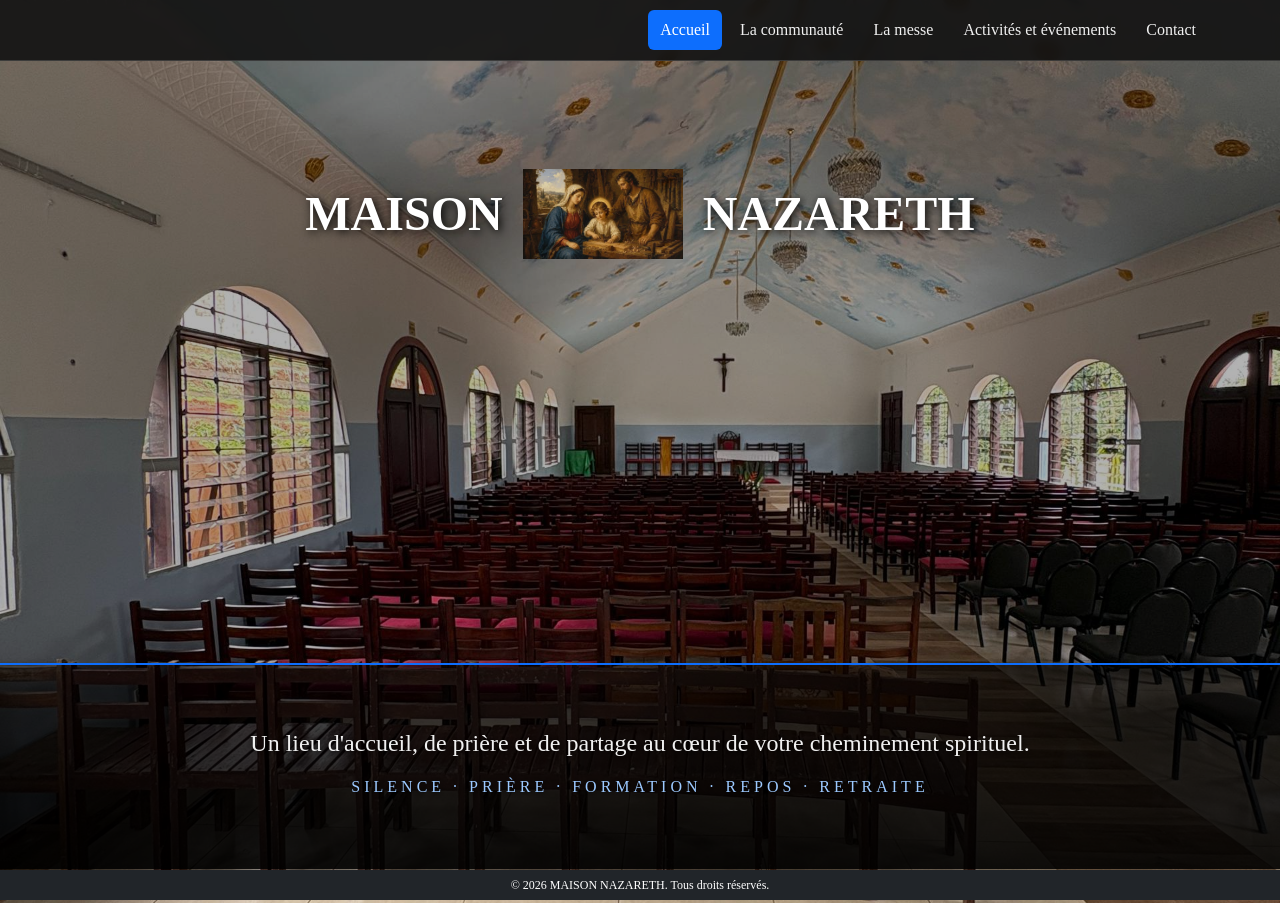
<file: index.html>
<!DOCTYPE html>
<html lang="fr">
<head>
  <meta charset="UTF-8" />
  <meta name="viewport" content="width=device-width, initial-scale=1.0" />
  <title>Accueil – Maison Nazareth</title>
  <link href="https://cdn.jsdelivr.net/npm/bootstrap@5.3.3/dist/css/bootstrap.min.css" rel="stylesheet" />
<link rel="stylesheet" href="indexstyle.css">

</head>

<body>

  <!-- BARRE D'EN HAUT (identique sur toutes les pages) -->
  <header class="site-header">
    <div class="site-bar">
      <nav class="site-nav" id="menu" aria-label="Navigation principale">
        <a href="index.html" aria-current="page">Accueil</a>
        <a href="communaute.html">La communauté</a>
        <a href="messe.html">La messe</a>
        <a href="activites.html">Activités et événements</a>
        <a href="contact.html">Contact</a>
      </nav>
    </div>
  </header>

  <main class="hero-section">
    <h1 class="title-anim" id="main-title">
      <span class="gesti">MAISON</span>
      <img src="nazareth.jfif" alt="Logo Maison Nazareth" class="logo-center" />
      <span class="stage">NAZARETH</span>
    </h1>
<br><br><br><br><br><br><br>
    <div class="hero-text" id="hero-text">
      <p>Un lieu d'accueil, de prière et de partage au cœur de votre cheminement spirituel.</p>
      <p class="hero-tags">Silence · Prière · Formation · Repos · Retraite</p>
    </div>


  </main>

  <footer class="bg-dark text-white text-center">
    &copy; 2026 MAISON NAZARETH. Tous droits réservés.
  </footer>

  <script>
    window.addEventListener('DOMContentLoaded', () => {
      document.getElementById('main-title').classList.add('visible');
      document.getElementById('hero-text').classList.add('visible');
    });

  </script>

  <script src="https://cdn.jsdelivr.net/npm/bootstrap@5.3.3/dist/js/bootstrap.bundle.min.js"></script>
</body>
</html>
</file>
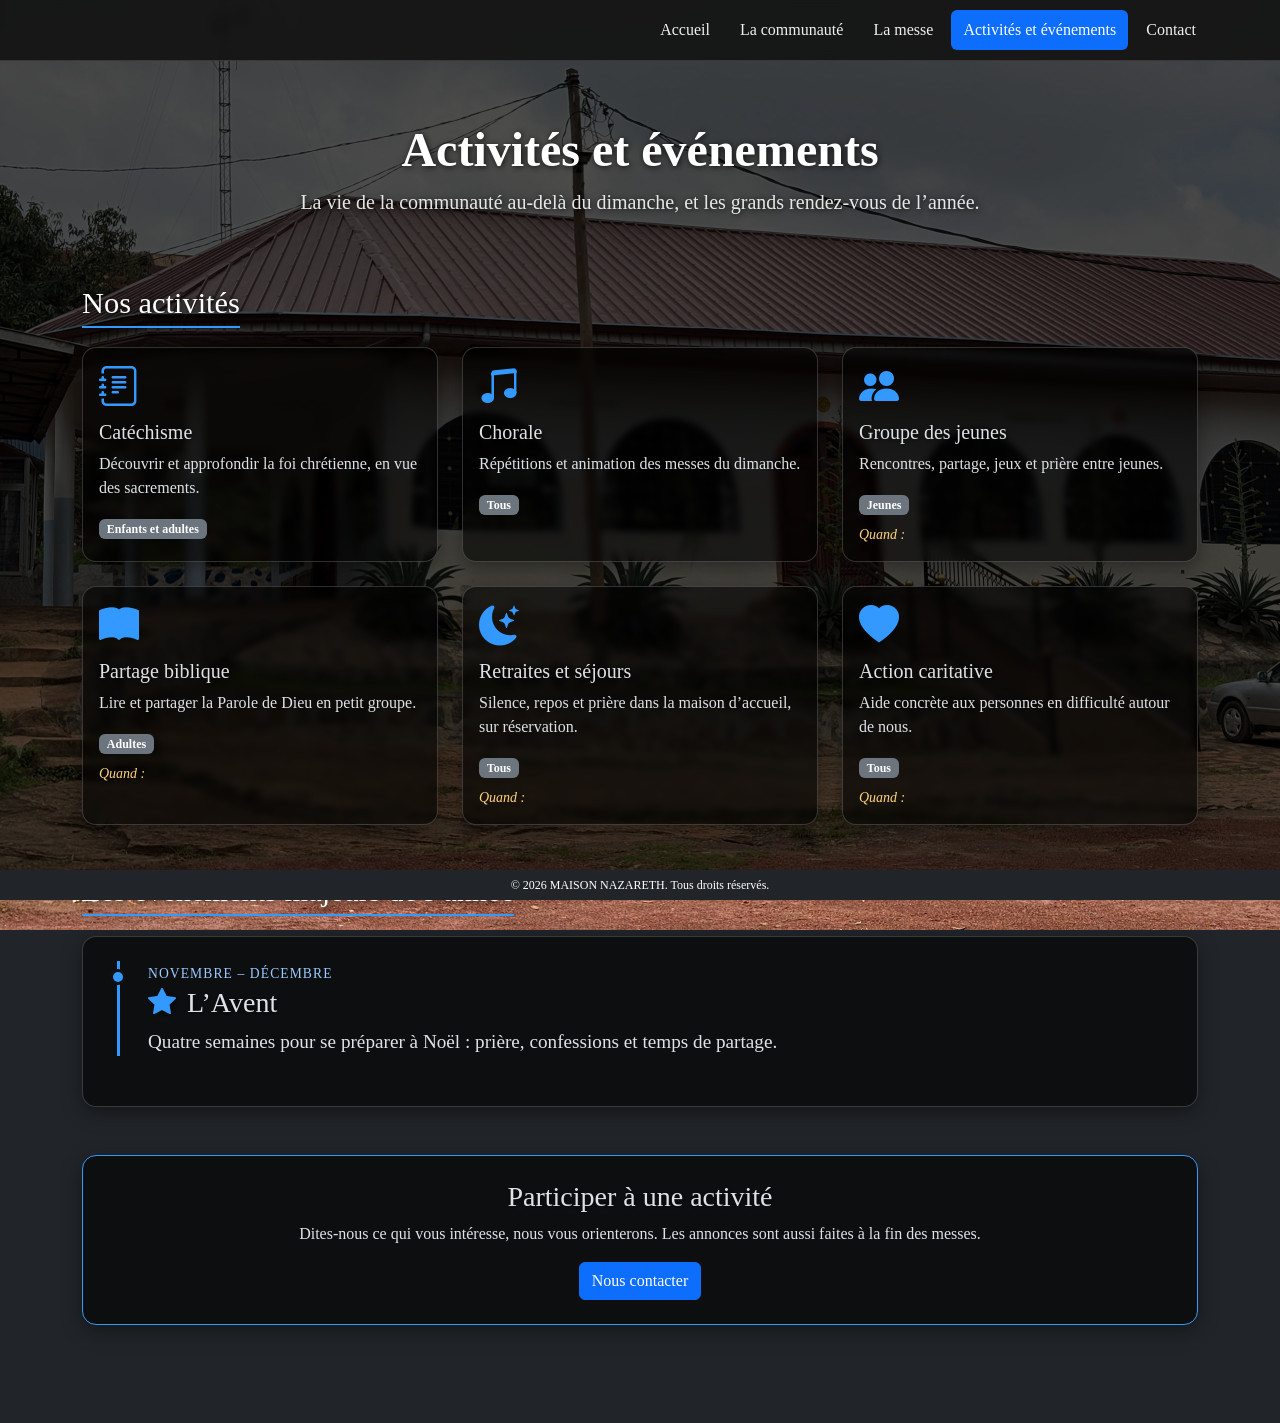
<file: activites.html>
<!DOCTYPE html>
<html lang="fr" data-bs-theme="dark">
<head>
  <meta charset="UTF-8" />
  <meta name="viewport" content="width=device-width, initial-scale=1.0" />
  <title>Activités et événements – Maison Nazareth</title>
  <link href="https://cdn.jsdelivr.net/npm/bootstrap@5.3.3/dist/css/bootstrap.min.css" rel="stylesheet" />
  <link href="https://cdn.jsdelivr.net/npm/bootstrap-icons@1.10.5/font/bootstrap-icons.css" rel="stylesheet" />
  <link rel="stylesheet" href="activitesstyle.css">
</head>

<body>

  <!-- BARRE D'EN HAUT (identique sur toutes les pages) -->
  <header class="site-header">
    <div class="site-bar">
      <nav class="site-nav" id="menu" aria-label="Navigation principale">
        <a href="index.html">Accueil</a>
        <a href="communaute.html">La communauté</a>
        <a href="messe.html">La messe</a>
        <a href="activites.html" aria-current="page">Activités et événements</a>
        <a href="contact.html">Contact</a>
      </nav>
    </div>
  </header>

  <main class="container pb-5">
    <div class="page-title">
      <h1>Activités et événements</h1>
      <p>La vie de la communauté au-delà du dimanche, et les grands rendez-vous de l’année.</p>
    </div>

    <!-- ACTIVITÉS -->
    <section class="mt-5">
      <h2 class="section-title">Nos activités</h2>
      
      <div class="row g-4">
        <div class="col-md-6 col-lg-4">
          <div class="card card-hover h-100">
            <div class="card-body">
              <i class="bi bi-journal-text display-6 icon-blue"></i>
              <h3 class="h5 mt-2">Catéchisme</h3>
              <p>Découvrir et approfondir la foi chrétienne, en vue des sacrements.</p>
              <span class="badge text-bg-secondary">Enfants et adultes</span>
              
            </div>
          </div>
        </div>
        <div class="col-md-6 col-lg-4">
          <div class="card card-hover h-100">
            <div class="card-body">
              <i class="bi bi-music-note-beamed display-6 icon-blue"></i>
              <h3 class="h5 mt-2">Chorale</h3>
              <p>Répétitions et animation des messes du dimanche.</p>
              <span class="badge text-bg-secondary">Tous</span>
             
            </div>
          </div>
        </div>
        <div class="col-md-6 col-lg-4">
          <div class="card card-hover h-100">
            <div class="card-body">
              <i class="bi bi-people-fill display-6 icon-blue"></i>
              <h3 class="h5 mt-2">Groupe des jeunes</h3>
              <p>Rencontres, partage, jeux et prière entre jeunes.</p>
              <span class="badge text-bg-secondary">Jeunes</span>
              <p class="small mt-2 mb-0 todo">Quand : </p>
            </div>
          </div>
        </div>
        <div class="col-md-6 col-lg-4">
          <div class="card card-hover h-100">
            <div class="card-body">
              <i class="bi bi-book-fill display-6 icon-blue"></i>
              <h3 class="h5 mt-2">Partage biblique</h3>
              <p>Lire et partager la Parole de Dieu en petit groupe.</p>
              <span class="badge text-bg-secondary">Adultes</span>
              <p class="small mt-2 mb-0 todo">Quand : </p>
            </div>
          </div>
        </div>
        <div class="col-md-6 col-lg-4">
          <div class="card card-hover h-100">
            <div class="card-body">
              <i class="bi bi-moon-stars-fill display-6 icon-blue"></i>
              <h3 class="h5 mt-2">Retraites et séjours</h3>
              <p>Silence, repos et prière dans la maison d’accueil, sur réservation.</p>
              <span class="badge text-bg-secondary">Tous</span>
              <p class="small mt-2 mb-0 todo">Quand :</p>
            </div>
          </div>
        </div>
        <div class="col-md-6 col-lg-4">
          <div class="card card-hover h-100">
            <div class="card-body">
              <i class="bi bi-heart-fill display-6 icon-blue"></i>
              <h3 class="h5 mt-2">Action caritative</h3>
              <p>Aide concrète aux personnes en difficulté autour de nous.</p>
              <span class="badge text-bg-secondary">Tous</span>
              <p class="small mt-2 mb-0 todo">Quand : </p>
            </div>
          </div>
        </div>
      </div>
    </section>

        <!-- ÉVÉNEMENTS MAJEURS -->
    <section class="mt-5">
      <h2 class="section-title">Les événements majeurs de l’année</h2>
      
      <div class="card">
        <div class="card-body p-4">
          <div class="frise">

            <div class="item">
              <span class="quand">Novembre – décembre</span>
              <h3 ><i class="bi bi-star-fill icon-blue me-1"></i> L’Avent</h3>
              <p style="font-size: 1.2rem;">Quatre semaines pour se préparer à Noël : prière, confessions et temps de partage.</p>
            </div>

            
          </div>
        </div>
      </div>
    </section>

    <!-- CTA -->
    <section class="mt-5">
      <div class="card cta">
        <div class="card-body p-4 text-center">
          <h2 class="h3">Participer à une activité</h2>
          <p>Dites-nous ce qui vous intéresse, nous vous orienterons. Les annonces sont aussi faites à la fin des messes.</p>
          <a href="contact.html" class="btn btn-primary">Nous contacter</a>
        </div>
      </div>
    </section>
  </main>

  <footer class="bg-dark text-white text-center">
    &copy; 2026 MAISON NAZARETH. Tous droits réservés.
  </footer>

  <script src="https://cdn.jsdelivr.net/npm/bootstrap@5.3.3/dist/js/bootstrap.bundle.min.js"></script>

</body>
</html>
</file>
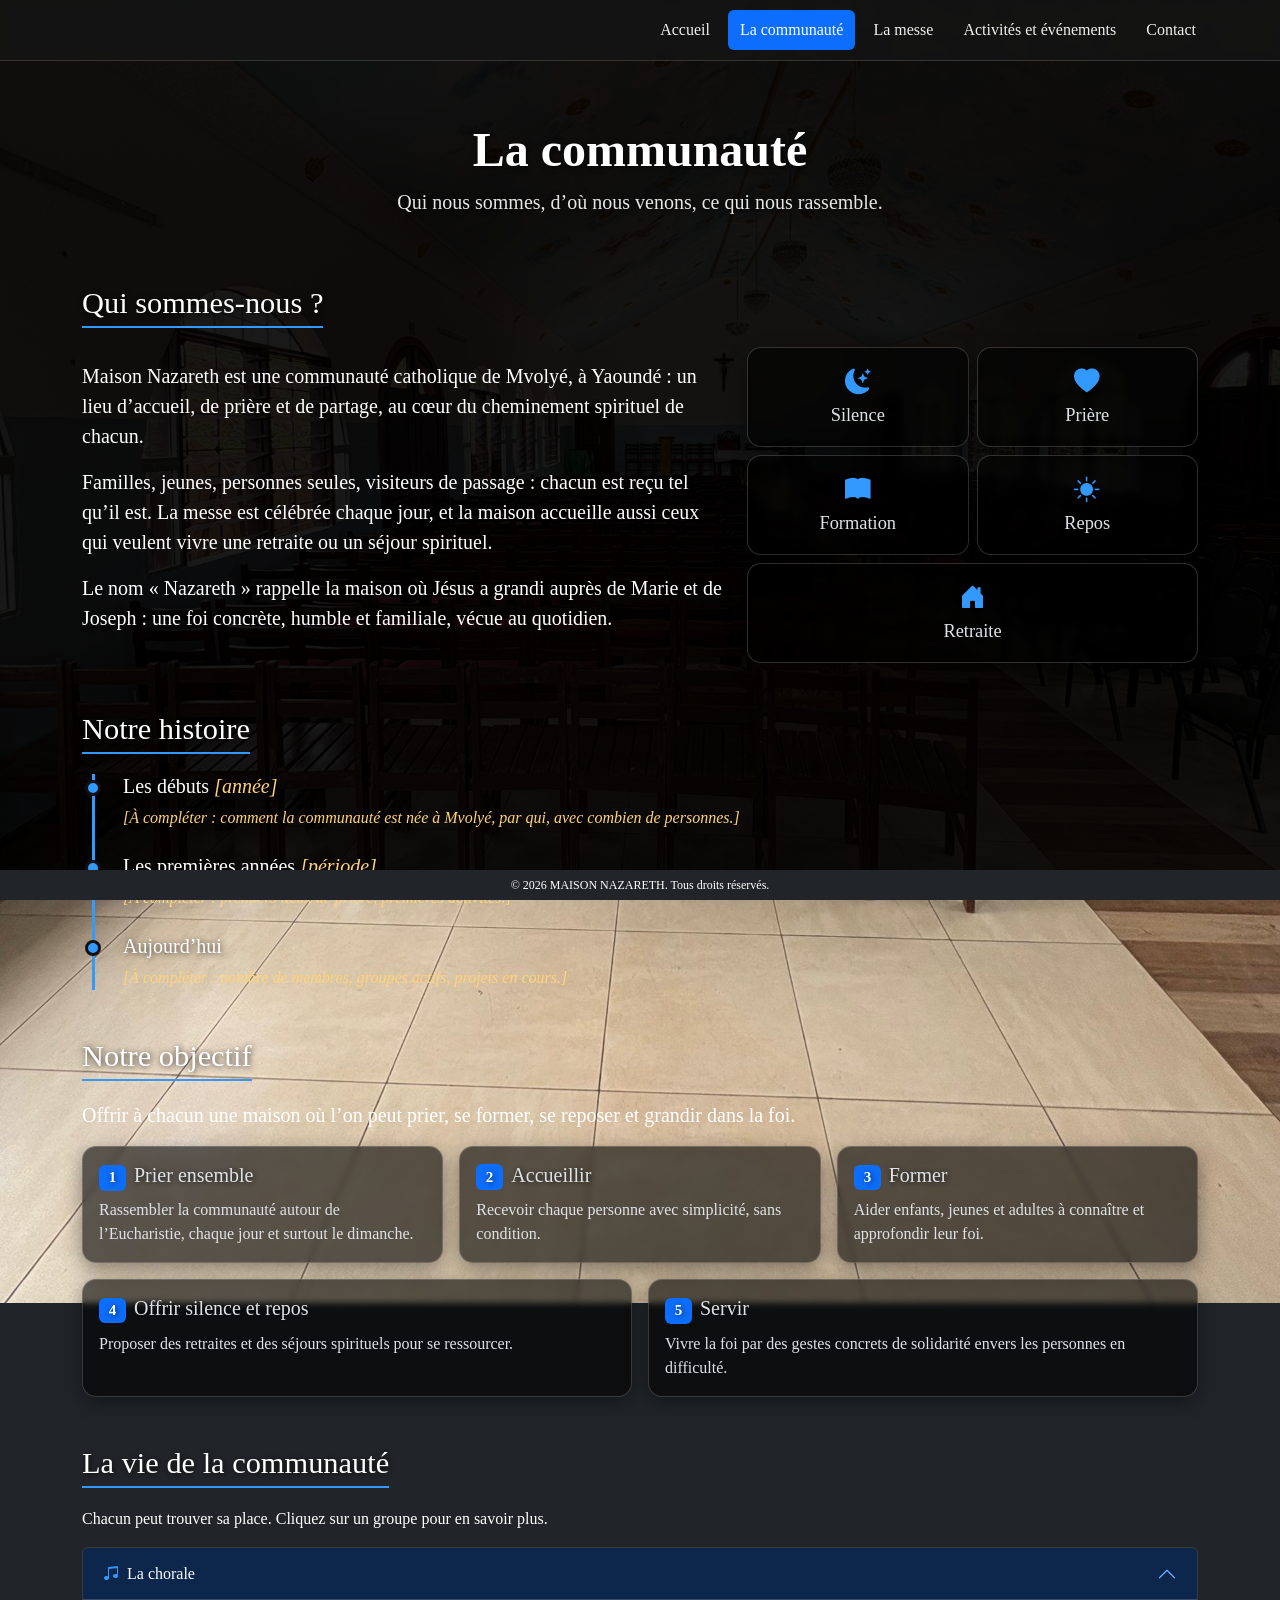
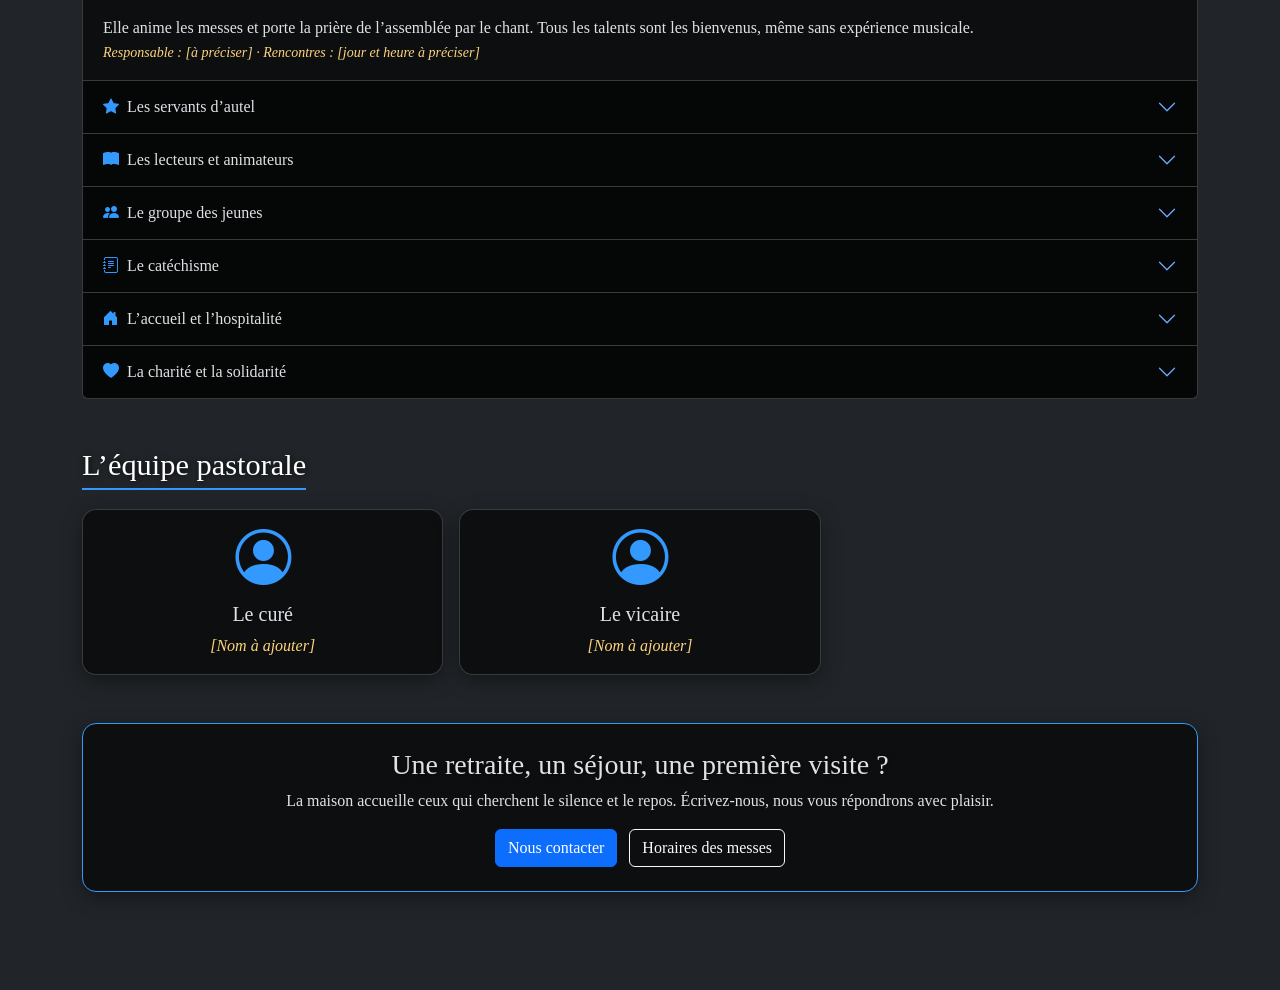
<file: communaute.html>
<!DOCTYPE html>
<html lang="fr" data-bs-theme="dark">
<head>
  <meta charset="UTF-8" />
  <meta name="viewport" content="width=device-width, initial-scale=1.0" />
  <title>La communauté – Maison Nazareth</title>
  <link href="https://cdn.jsdelivr.net/npm/bootstrap@5.3.3/dist/css/bootstrap.min.css" rel="stylesheet" />
  <link href="https://cdn.jsdelivr.net/npm/bootstrap-icons@1.10.5/font/bootstrap-icons.css" rel="stylesheet" />
  <link rel="stylesheet" href="communautestyle.css">
</head>

<body>

  <!-- BARRE D'EN HAUT (identique sur toutes les pages) -->
  <header class="site-header">
    <div class="site-bar">
      <nav class="site-nav" id="menu" aria-label="Navigation principale">
        <a href="index.html">Accueil</a>
        <a href="communaute.html" aria-current="page">La communauté</a>
        <a href="messe.html">La messe</a>
        <a href="activites.html">Activités et événements</a>
        <a href="contact.html">Contact</a>
      </nav>
    </div>
  </header>

  <main class="container pb-5">
    <div class="page-title">
      <h1>La communauté</h1>
      <p>Qui nous sommes, d’où nous venons, ce qui nous rassemble.</p>
    </div>

    <!-- QUI SOMMES-NOUS -->
    <section class="mt-5">
      <h2 class="section-title">Qui sommes-nous ?</h2>
      <div class="row g-4 align-items-center">
        <div class="col-lg-7">
          <p class="lead">Maison Nazareth est une communauté catholique de Mvolyé, à Yaoundé : un lieu d’accueil, de prière et de partage, au cœur du cheminement spirituel de chacun.</p>
          <p class="lead">Familles, jeunes, personnes seules, visiteurs de passage : chacun est reçu tel qu’il est. La messe est célébrée chaque jour, et la maison accueille aussi ceux qui veulent vivre une retraite ou un séjour spirituel.</p>
          <p class="lead">Le nom « Nazareth » rappelle la maison où Jésus a grandi auprès de Marie et de Joseph : une foi concrète, humble et familiale, vécue au quotidien.</p>
        </div>
        <div class="col-lg-5">
          <div class="row g-2 text-center">
            <div class="col-6"><div class="card pilier"><div class="card-body py-3"><i class="bi bi-moon-stars-fill icon-blue"></i><br>Silence</div></div></div>
            <div class="col-6"><div class="card pilier"><div class="card-body py-3"><i class="bi bi-heart-fill icon-blue"></i><br>Prière</div></div></div>
            <div class="col-6"><div class="card pilier"><div class="card-body py-3"><i class="bi bi-book-fill icon-blue"></i><br>Formation</div></div></div>
            <div class="col-6"><div class="card pilier"><div class="card-body py-3"><i class="bi bi-sun-fill icon-blue"></i><br>Repos</div></div></div>
            <div class="col-12"><div class="card pilier"><div class="card-body py-3"><i class="bi bi-house-door-fill icon-blue"></i><br>Retraite</div></div></div>
          </div>
        </div>
      </div>
    </section>

    <!-- HISTOIRE -->
    <section class="mt-5">
      <h2 class="section-title">Notre histoire</h2>
      <div class="timeline">
        <div class="item"><h3 class="h5">Les débuts <span class="todo">[année]</span></h3><p class="todo">[À compléter : comment la communauté est née à Mvolyé, par qui, avec combien de personnes.]</p></div>
        <div class="item"><h3 class="h5">Les premières années <span class="todo">[période]</span></h3><p class="todo">[À compléter : premiers lieux de prière, premières activités.]</p></div>
        <div class="item"><h3 class="h5">Aujourd’hui</h3><p class="todo">[À compléter : nombre de membres, groupes actifs, projets en cours.]</p></div>
      </div>
    </section>

    <!-- OBJECTIFS -->
    <section class="mt-5">
      <h2 class="section-title">Notre objectif</h2>
      <p class="lead">Offrir à chacun une maison où l’on peut prier, se former, se reposer et grandir dans la foi.</p>
      <div class="row g-3">
        <div class="col-md-6 col-lg-4"><div class="card card-hover h-100"><div class="card-body"><h3 class="h5"><span class="badge text-bg-primary me-2">1</span>Prier ensemble</h3><p class="mb-0">Rassembler la communauté autour de l’Eucharistie, chaque jour et surtout le dimanche.</p></div></div></div>
        <div class="col-md-6 col-lg-4"><div class="card card-hover h-100"><div class="card-body"><h3 class="h5"><span class="badge text-bg-primary me-2">2</span>Accueillir</h3><p class="mb-0">Recevoir chaque personne avec simplicité, sans condition.</p></div></div></div>
        <div class="col-md-6 col-lg-4"><div class="card card-hover h-100"><div class="card-body"><h3 class="h5"><span class="badge text-bg-primary me-2">3</span>Former</h3><p class="mb-0">Aider enfants, jeunes et adultes à connaître et approfondir leur foi.</p></div></div></div>
        <div class="col-md-6 col-lg-6"><div class="card card-hover h-100"><div class="card-body"><h3 class="h5"><span class="badge text-bg-primary me-2">4</span>Offrir silence et repos</h3><p class="mb-0">Proposer des retraites et des séjours spirituels pour se ressourcer.</p></div></div></div>
        <div class="col-md-12 col-lg-6"><div class="card card-hover h-100"><div class="card-body"><h3 class="h5"><span class="badge text-bg-primary me-2">5</span>Servir</h3><p class="mb-0">Vivre la foi par des gestes concrets de solidarité envers les personnes en difficulté.</p></div></div></div>
      </div>
    </section>

    <!-- VIE DE LA COMMUNAUTÉ -->
    <section class="mt-5">
      <h2 class="section-title">La vie de la communauté</h2>
      <p>Chacun peut trouver sa place. Cliquez sur un groupe pour en savoir plus.</p>
      <div class="accordion" id="accGroupes">
          <div class="accordion-item">
            <h3 class="accordion-header"><button class="accordion-button" type="button" data-bs-toggle="collapse" data-bs-target="#g1"><i class="bi bi-music-note-beamed icon-blue me-2"></i> La chorale</button></h3>
            <div id="g1" class="accordion-collapse collapse show" data-bs-parent="#accGroupes"><div class="accordion-body">Elle anime les messes et porte la prière de l’assemblée par le chant. Tous les talents sont les bienvenus, même sans expérience musicale.<br><small class="todo">Responsable : [à préciser] · Rencontres : [jour et heure à préciser]</small></div></div>
          </div>
          <div class="accordion-item">
            <h3 class="accordion-header"><button class="accordion-button collapsed" type="button" data-bs-toggle="collapse" data-bs-target="#g2"><i class="bi bi-star-fill icon-blue me-2"></i> Les servants d’autel</button></h3>
            <div id="g2" class="accordion-collapse collapse" data-bs-parent="#accGroupes"><div class="accordion-body">Enfants et jeunes qui servent à l’autel pendant la messe : apprendre les gestes de la liturgie et vivre un vrai service dans la communauté.<br><small class="todo">Responsable : [à préciser] · Rencontres : [jour et heure à préciser]</small></div></div>
          </div>
          <div class="accordion-item">
            <h3 class="accordion-header"><button class="accordion-button collapsed" type="button" data-bs-toggle="collapse" data-bs-target="#g3"><i class="bi bi-book-fill icon-blue me-2"></i> Les lecteurs et animateurs</button></h3>
            <div id="g3" class="accordion-collapse collapse" data-bs-parent="#accGroupes"><div class="accordion-body">Ils proclament la Parole de Dieu, lisent les intentions de prière et aident l’assemblée à bien suivre la célébration.<br><small class="todo">Responsable : [à préciser] · Rencontres : [jour et heure à préciser]</small></div></div>
          </div>
          <div class="accordion-item">
            <h3 class="accordion-header"><button class="accordion-button collapsed" type="button" data-bs-toggle="collapse" data-bs-target="#g4"><i class="bi bi-people-fill icon-blue me-2"></i> Le groupe des jeunes</button></h3>
            <div id="g4" class="accordion-collapse collapse" data-bs-parent="#accGroupes"><div class="accordion-body">Rencontres, partage, jeux et prière pour permettre aux jeunes de vivre leur foi entre amis.<br><small class="todo">Responsable : [à préciser] · Rencontres : [jour et heure à préciser]</small></div></div>
          </div>
          <div class="accordion-item">
            <h3 class="accordion-header"><button class="accordion-button collapsed" type="button" data-bs-toggle="collapse" data-bs-target="#g5"><i class="bi bi-journal-text icon-blue me-2"></i> Le catéchisme</button></h3>
            <div id="g5" class="accordion-collapse collapse" data-bs-parent="#accGroupes"><div class="accordion-body">Pour découvrir et approfondir la foi chrétienne, enfants comme adultes, en vue des sacrements.<br><small class="todo">Responsable : [à préciser] · Rencontres : [jour et heure à préciser]</small></div></div>
          </div>
          <div class="accordion-item">
            <h3 class="accordion-header"><button class="accordion-button collapsed" type="button" data-bs-toggle="collapse" data-bs-target="#g6"><i class="bi bi-house-door-fill icon-blue me-2"></i> L’accueil et l’hospitalité</button></h3>
            <div id="g6" class="accordion-collapse collapse" data-bs-parent="#accGroupes"><div class="accordion-body">Une équipe qui reçoit les visiteurs, accompagne les nouveaux et accueille les personnes en séjour ou en retraite.<br><small class="todo">Responsable : [à préciser] · Rencontres : [jour et heure à préciser]</small></div></div>
          </div>
          <div class="accordion-item">
            <h3 class="accordion-header"><button class="accordion-button collapsed" type="button" data-bs-toggle="collapse" data-bs-target="#g7"><i class="bi bi-heart-fill icon-blue me-2"></i> La charité et la solidarité</button></h3>
            <div id="g7" class="accordion-collapse collapse" data-bs-parent="#accGroupes"><div class="accordion-body">Visites, partage et aide concrète aux personnes en difficulté autour de la communauté.<br><small class="todo">Responsable : [à préciser] · Rencontres : [jour et heure à préciser]</small></div></div>
          </div>
      </div>
    </section>

    <!-- ÉQUIPE -->
    <section class="mt-5">
      <h2 class="section-title">L’équipe pastorale</h2>
      <div class="row g-3">
        <div class="col-md-4"><div class="card text-center h-100"><div class="card-body"><i class="bi bi-person-circle display-4 icon-blue"></i><h3 class="h5 mt-2">Le curé</h3><p class="todo mb-0">[Nom à ajouter]</p></div></div></div>
        <div class="col-md-4"><div class="card text-center h-100"><div class="card-body"><i class="bi bi-person-circle display-4 icon-blue"></i><h3 class="h5 mt-2">Le vicaire</h3><p class="todo mb-0">[Nom à ajouter]</p></div></div></div>
       
    </section>

    <!-- HÉBERGEMENT + CTA -->
    <section class="mt-5">
      <div class="card cta">
        <div class="card-body p-4 text-center">
          <h2 class="h3">Une retraite, un séjour, une première visite ?</h2>
          <p>La maison accueille ceux qui cherchent le silence et le repos. Écrivez-nous, nous vous répondrons avec plaisir.</p>
          <a href="contact.html" class="btn btn-primary me-2">Nous contacter</a>
          <a href="messe.html" class="btn btn-outline-light">Horaires des messes</a>
        </div>
      </div>
    </section>
  </main>

  <footer class="bg-dark text-white text-center">
    &copy; 2026 MAISON NAZARETH. Tous droits réservés.
  </footer>

  <script src="https://cdn.jsdelivr.net/npm/bootstrap@5.3.3/dist/js/bootstrap.bundle.min.js"></script>

</body>
</html>
</file>
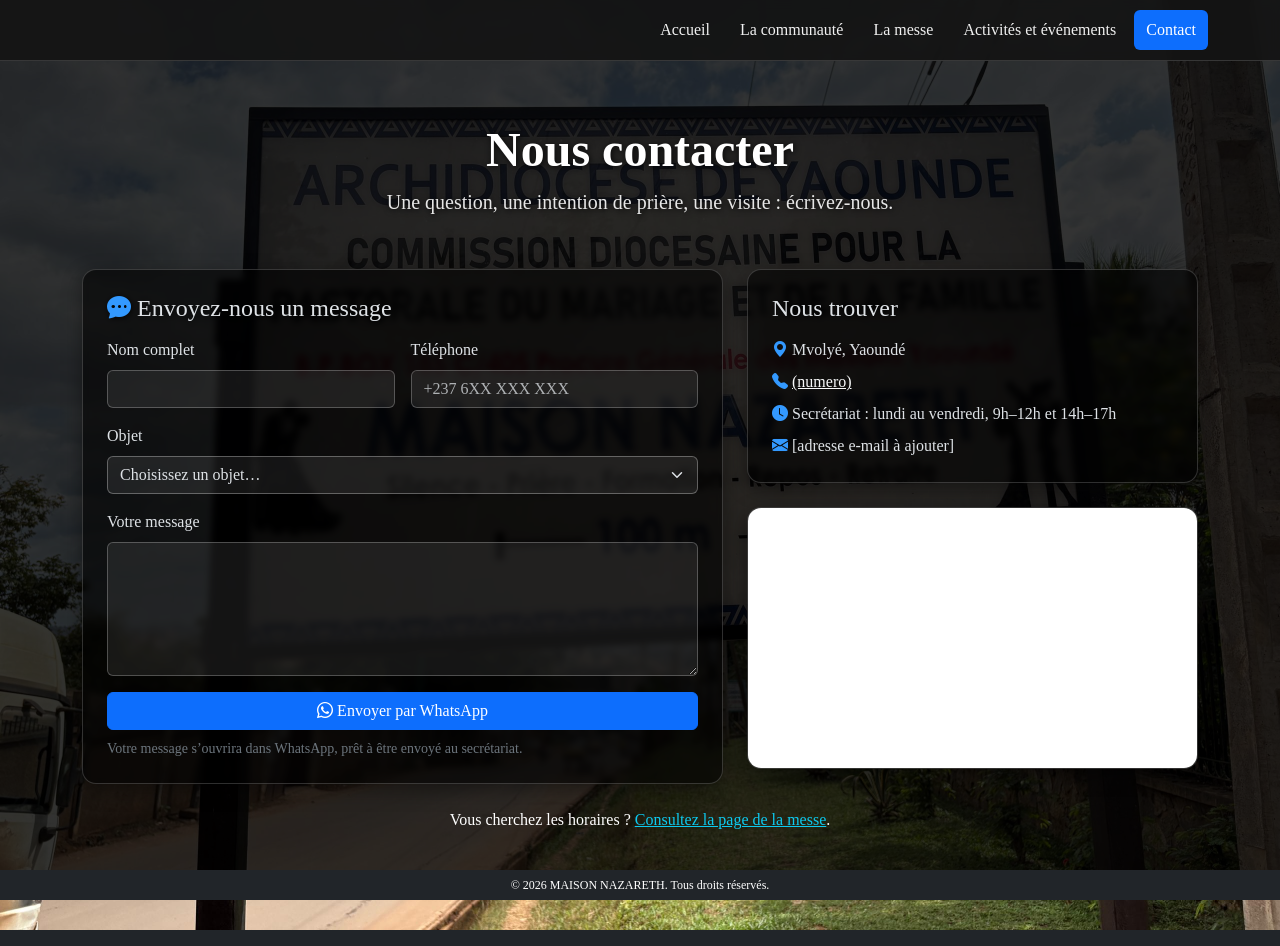
<file: contact.html>
<!DOCTYPE html>
<html lang="fr" data-bs-theme="dark">
<head>
  <meta charset="UTF-8" />
  <meta name="viewport" content="width=device-width, initial-scale=1.0" />
  <title>Contact – Maison Nazareth</title>
  <link href="https://cdn.jsdelivr.net/npm/bootstrap@5.3.3/dist/css/bootstrap.min.css" rel="stylesheet" />
  <link href="https://cdn.jsdelivr.net/npm/bootstrap-icons@1.10.5/font/bootstrap-icons.css" rel="stylesheet" />
  <link rel="stylesheet" href="contactstyle.css">
</head>

<body>

  <!-- BARRE D'EN HAUT (identique sur toutes les pages) -->
  <header class="site-header">
    <div class="site-bar">
      <nav class="site-nav" id="menu" aria-label="Navigation principale">
        <a href="index.html">Accueil</a>
        <a href="communaute.html">La communauté</a>
        <a href="messe.html">La messe</a>
        <a href="activites.html">Activités et événements</a>
        <a href="contact.html" aria-current="page">Contact</a>
      </nav>
    </div>
  </header>

  <main class="container pb-5">
    <div class="page-title">
      <h1>Nous contacter</h1>
      <p>Une question, une intention de prière, une visite : écrivez-nous.</p>
    </div>

    <div class="row g-4 mt-2">
      <!-- Formulaire -->
      <div class="col-lg-7">
        <div class="card h-100">
          <div class="card-body p-4">
            <h2 class="h4 mb-3"><i class="bi bi-chat-dots-fill icon-blue"></i> Envoyez-nous un message</h2>
            <form id="contactForm" novalidate>
              <div class="row g-3">
                <div class="col-md-6">
                  <label for="nom" class="form-label">Nom complet</label>
                  <input type="text" id="nom" name="nom" class="form-control" required autocomplete="name">
                  <div class="invalid-feedback">Veuillez indiquer votre nom.</div>
                </div>
                <div class="col-md-6">
                  <label for="tel" class="form-label">Téléphone</label>
                  <input type="tel" id="tel" name="tel" class="form-control" placeholder="+237 6XX XXX XXX" required autocomplete="tel">
                  <div class="invalid-feedback">Veuillez indiquer un numéro.</div>
                </div>
                <div class="col-12">
                  <label for="objet" class="form-label">Objet</label>
                  <select id="objet" name="objet" class="form-select" required>
                    <option value="" selected disabled>Choisissez un objet…</option>
                    <option>Question générale</option>
                    <option>Intention de messe / de prière</option>
                    <option>Rendez-vous avec un prêtre</option>
                    <option>Retraite ou séjour spirituel</option>
                    <option>Rejoindre une activité (chorale, jeunes, catéchisme…)</option>
                    <option>Autre</option>
                  </select>
                  <div class="invalid-feedback">Veuillez choisir un objet.</div>
                </div>
                <div class="col-12">
                  <label for="message" class="form-label">Votre message</label>
                  <textarea id="message" name="message" rows="5" class="form-control" required></textarea>
                  <div class="invalid-feedback">Veuillez écrire votre message.</div>
                </div>
                <div class="col-12">
                  <button type="submit" class="btn btn-primary w-100"><i class="bi bi-whatsapp"></i> Envoyer par WhatsApp</button>
                  <p class="small text-secondary mt-2 mb-0">Votre message s’ouvrira dans WhatsApp, prêt à être envoyé au secrétariat.</p>
                  <p id="retour" class="text-success fw-bold mt-2 mb-0 d-none">Merci ! Terminez l’envoi dans la fenêtre WhatsApp.</p>
                </div>
              </div>
            </form>
          </div>
        </div>
      </div>

      <!-- Informations -->
      <div class="col-lg-5">
        <div class="card mb-4">
          <div class="card-body p-4">
            <h2 class="h4 mb-3">Nous trouver</h2>
            <p class="mb-2"><i class="bi bi-geo-alt-fill icon-blue"></i> Mvolyé, Yaoundé </p>
            <p class="mb-2"><i class="bi bi-telephone-fill icon-blue"></i> <a href="tel:+237694424444" class="link-light">(numero)</a></p>
            <p class="mb-2"><i class="bi bi-clock-fill icon-blue"></i> Secrétariat : lundi au vendredi, 9h–12h et 14h–17h</p>
            <p class="mb-0"><i class="bi bi-envelope-fill icon-blue"></i> [adresse e-mail à ajouter]</p>
          </div>
        </div>
        <div class="card map-card">
          <iframe title="Carte Mvolyé, Yaoundé" loading="lazy" src="https://www.google.com/maps?q=Mvolyé,+Yaoundé,+Cameroun&output=embed"></iframe>
        </div>
      </div>
    </div>

    <p class="text-center mt-4">Vous cherchez les horaires ? <a href="messe.html" class="link-info">Consultez la page de la messe</a>.</p>
  </main>

  <footer class="bg-dark text-white text-center">
    &copy; 2026 MAISON NAZARETH. Tous droits réservés.
  </footer>

  <script src="https://cdn.jsdelivr.net/npm/bootstrap@5.3.3/dist/js/bootstrap.bundle.min.js"></script>
  <script>
    // Numéro WhatsApp du secrétariat (indicatif pays sans le +, sans espaces)
    const WHATSAPP = '237694424444';

    document.getElementById('contactForm').addEventListener('submit', function (e) {
      e.preventDefault();
      if (!this.checkValidity()) { this.classList.add('was-validated'); return; }
      const d = new FormData(this);
      const texte = `Bonjour Maison Nazareth,\nObjet : ${d.get('objet')}\nNom : ${d.get('nom')}\nTéléphone : ${d.get('tel')}\n\n${d.get('message')}`;
      window.open('https://wa.me/' + WHATSAPP + '?text=' + encodeURIComponent(texte), '_blank', 'noopener');
      document.getElementById('retour').classList.remove('d-none');
      this.reset();
      this.classList.remove('was-validated');
    });
  </script>
</body>
</html>
</file>
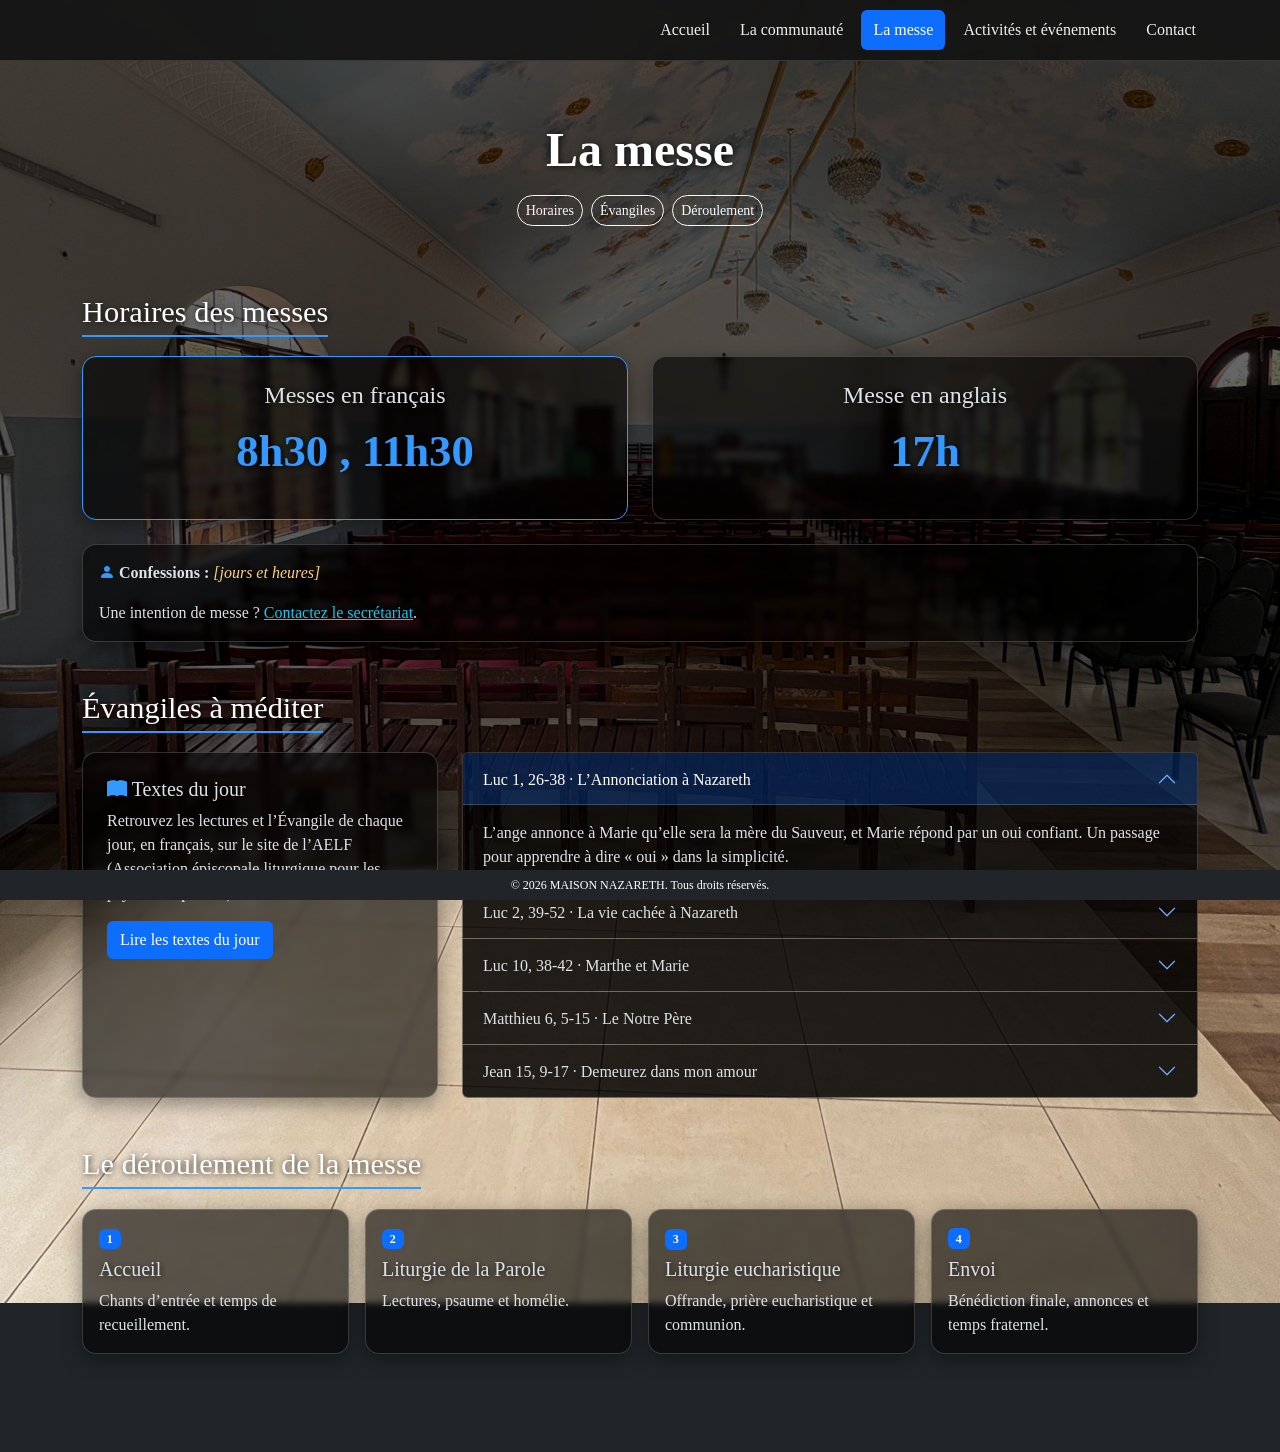
<file: messe.html>
<!DOCTYPE html>
<html lang="fr" data-bs-theme="dark">
<head>
  <meta charset="UTF-8" />
  <meta name="viewport" content="width=device-width, initial-scale=1.0" />
  <title>La messe – Maison Nazareth</title>
  <link href="https://cdn.jsdelivr.net/npm/bootstrap@5.3.3/dist/css/bootstrap.min.css" rel="stylesheet" />
  <link href="https://cdn.jsdelivr.net/npm/bootstrap-icons@1.10.5/font/bootstrap-icons.css" rel="stylesheet" />
  <link rel="stylesheet" href="messestyle.css">
</head>

<body>

  <!-- BARRE D'EN HAUT (identique sur toutes les pages) -->
  <header class="site-header">
    <div class="site-bar">
      <nav class="site-nav" id="menu" aria-label="Navigation principale">
        <a href="index.html">Accueil</a>
        <a href="communaute.html">La communauté</a>
        <a href="messe.html" aria-current="page">La messe</a>
        <a href="activites.html">Activités et événements</a>
        <a href="contact.html">Contact</a>
      </nav>
    </div>
  </header>

  <main class="container pb-5">
    <div class="page-title">
      <h1>La messe</h1>
 
      <div class="mt-3 d-flex flex-wrap justify-content-center gap-2">
        <a href="#horaires" class="btn btn-outline-light btn-sm rounded-pill">Horaires</a>
        <a href="#evangile" class="btn btn-outline-light btn-sm rounded-pill">Évangiles</a>
       
        <a href="#deroulement" class="btn btn-outline-light btn-sm rounded-pill">Déroulement</a>
      </div>
    </div>

    <!-- HORAIRES -->
    <section id="horaires" class="mt-5">
      <h2 class="section-title">Horaires des messes</h2>
      <div class="row g-4">
        <div class="col-md-6">
          <div class="card card-hover h-100 horaire-main text-center">
            <div class="card-body p-4">
              
              <h3 class="h4">Messes en français</h3>
              <p class="heure">8h30 , 11h30</p>
              
            </div>
          </div>
        </div>
        <div class="col-md-6">
          <div class="card card-hover h-100 text-center">
            <div class="card-body p-4">
              
              <h3 class="h4">Messe en anglais</h3>
              <p class="heure">17h</p>
           
            </div>
          </div>
        </div>
      </div>
      <div class="card mt-4">
        <div class="card-body">
          <div class="row g-3">
            
            <div class="col-md-4"><i class="bi bi-person-fill icon-blue"></i> <strong>Confessions :</strong> <span class="todo">[jours et heures]</span></div>
            
          </div>
          <p class="mt-3 mb-0">Une intention de messe ? <a href="contact.html" class="link-info">Contactez le secrétariat</a>.</p>
        </div>
      </div>
    </section>

    <!-- ÉVANGILE -->
    <section id="evangile" class="mt-5">
      <h2 class="section-title">Évangiles à méditer</h2>
      <div class="row g-4">
        <div class="col-lg-4">
          <div class="card h-100">
            <div class="card-body p-4">
              <h3 class="h5"><i class="bi bi-book-fill icon-blue"></i> Textes du jour</h3>
              <p style="size">Retrouvez les lectures et l’Évangile de chaque jour, en français, sur le site de l’AELF (Association épiscopale liturgique pour les pays francophones).</p>
              <a class="btn btn-primary" href="https://www.aelf.org/" target="_blank" rel="noopener">Lire les textes du jour</a>
            </div>
          </div>
        </div>
        <div class="col-lg-8">
          <div class="accordion" id="accEvangiles">
            <div class="accordion-item">
              <h3 class="accordion-header"><button class="accordion-button" type="button" data-bs-toggle="collapse" data-bs-target="#e1">Luc 1, 26-38 · L’Annonciation à Nazareth</button></h3>
              <div id="e1" class="accordion-collapse collapse show" data-bs-parent="#accEvangiles"><div class="accordion-body">L’ange annonce à Marie qu’elle sera la mère du Sauveur, et Marie répond par un oui confiant. Un passage pour apprendre à dire « oui » dans la simplicité.</div></div>
            </div>
            <div class="accordion-item">
              <h3 class="accordion-header"><button class="accordion-button collapsed" type="button" data-bs-toggle="collapse" data-bs-target="#e2">Luc 2, 39-52 · La vie cachée à Nazareth</button></h3>
              <div id="e2" class="accordion-collapse collapse" data-bs-parent="#accEvangiles"><div class="accordion-body">Jésus grandit auprès de Marie et de Joseph, dans une famille ordinaire. Le texte qui donne son sens au nom de notre maison.</div></div>
            </div>
            <div class="accordion-item">
              <h3 class="accordion-header"><button class="accordion-button collapsed" type="button" data-bs-toggle="collapse" data-bs-target="#e3">Luc 10, 38-42 · Marthe et Marie</button></h3>
              <div id="e3" class="accordion-collapse collapse" data-bs-parent="#accEvangiles"><div class="accordion-body">Entre le service et l’écoute, Jésus invite à choisir « la meilleure part » : s’asseoir et écouter. Pour entrer dans le silence et la prière.</div></div>
            </div>
            <div class="accordion-item">
              <h3 class="accordion-header"><button class="accordion-button collapsed" type="button" data-bs-toggle="collapse" data-bs-target="#e4">Matthieu 6, 5-15 · Le Notre Père</button></h3>
              <div id="e4" class="accordion-collapse collapse" data-bs-parent="#accEvangiles"><div class="accordion-body">Jésus enseigne comment prier : simplement, comme des enfants. À relire en famille ou en groupe.</div></div>
            </div>
            <div class="accordion-item">
              <h3 class="accordion-header"><button class="accordion-button collapsed" type="button" data-bs-toggle="collapse" data-bs-target="#e5">Jean 15, 9-17 · Demeurez dans mon amour</button></h3>
              <div id="e5" class="accordion-collapse collapse" data-bs-parent="#accEvangiles"><div class="accordion-body">Jésus appelle ses disciples « amis » et leur demande de s’aimer les uns les autres. Un texte pour la vie fraternelle de la communauté.</div></div>
            </div>
          </div>
        </div>
      </div>
    </section>

    <!-- DÉROULEMENT -->
    <section id="deroulement" class="mt-5">
      <h2 class="section-title">Le déroulement de la messe</h2>
      <div class="row g-3">
        <div class="col-md-6 col-lg-3"><div class="card h-100"><div class="card-body"><span class="badge text-bg-primary mb-2">1</span><h3 class="h5">Accueil</h3><p class="mb-0">Chants d’entrée et temps de recueillement.</p></div></div></div>
        <div class="col-md-6 col-lg-3"><div class="card h-100"><div class="card-body"><span class="badge text-bg-primary mb-2">2</span><h3 class="h5">Liturgie de la Parole</h3><p class="mb-0">Lectures, psaume et homélie.</p></div></div></div>
        <div class="col-md-6 col-lg-3"><div class="card h-100"><div class="card-body"><span class="badge text-bg-primary mb-2">3</span><h3 class="h5">Liturgie eucharistique</h3><p class="mb-0">Offrande, prière eucharistique et communion.</p></div></div></div>
        <div class="col-md-6 col-lg-3"><div class="card h-100"><div class="card-body"><span class="badge text-bg-primary mb-2">4</span><h3 class="h5">Envoi</h3><p class="mb-0">Bénédiction finale, annonces et temps fraternel.</p></div></div></div>
      </div>
     
    </section>
  </main>

  <footer class="bg-dark text-white text-center">
    &copy; 2026 MAISON NAZARETH. Tous droits réservés.
  </footer>

  <script src="https://cdn.jsdelivr.net/npm/bootstrap@5.3.3/dist/js/bootstrap.bundle.min.js"></script>
  <script>
    // ===== Calendrier liturgique calculé automatiquement =====
    const addDays = (d, n) => { const r = new Date(d); r.setDate(r.getDate() + n); return r; };

   
    

    function tempsLiturgique(d) {
      const y = d.getFullYear(), p = paques(y);
      let temps, couleur;
      if (d >= avent(y)) { if (d < new Date(y, 11, 25)) { temps = 'Temps de l’Avent'; couleur = 'violet'; } else { temps = 'Temps de Noël'; couleur = 'blanc'; } }
      else if (d <= bapteme(y)) { temps = 'Temps de Noël'; couleur = 'blanc'; }
      else if (d < addDays(p, -46)) { temps = 'Temps ordinaire'; couleur = 'vert'; }
      else if (d < addDays(p, -3)) { temps = 'Temps du Carême'; couleur = 'violet'; }
      else if (d < p) { temps = 'Triduum pascal'; couleur = 'blanc (rouge le Vendredi saint)'; }
      else if (d <= addDays(p, 49)) { temps = 'Temps pascal'; couleur = 'blanc'; }
      else { temps = 'Temps ordinaire'; couleur = 'vert'; }
      const anneeLit = d >= avent(y) ? y : y - 1;
      return { temps, couleur, annee: ['A', 'B', 'C'][anneeLit % 3] };
    }

    const aujourdhui = new Date();
    const midi = new Date(aujourdhui.getFullYear(), aujourdhui.getMonth(), aujourdhui.getDate());
    const fmt = { weekday: 'long', day: 'numeric', month: 'long', year: 'numeric' };
    const t = tempsLiturgique(midi);
    document.getElementById('aujourdhui').textContent = midi.toLocaleDateString('fr-FR', fmt);
    document.getElementById('temps').textContent = t.temps;
    document.getElementById('annee').textContent = t.annee;
    document.getElementById('couleur').textContent = t.couleur;
    document.getElementById('couleurPastille').className = 'pastille ' + t.couleur.split(' ')[0];

    const liste = [...fetes(midi.getFullYear()), ...fetes(midi.getFullYear() + 1)]
      .filter(f => f.d >= midi).sort((a, b) => a.d - b.d).slice(0, 10);
    document.getElementById('listeFetes').innerHTML = liste.map(f =>
      `<tr><td class="ps-3">${f.d.toLocaleDateString('fr-FR', fmt)}</td><td>${f.n}</td><td class="pe-3 text-end"><span class="pastille ${f.c}"></span>${f.c}</td></tr>`
    ).join('');
  </script>
</body>
</html>
</file>
<file: indexstyle.css>
body {
      margin: 0;
      font-family: 'Times New Roman', sans-serif;
      background-image: url('IMG-20261114-WA0077.jpg');
      background-size: cover;
      background-repeat: no-repeat;
      background-position: center;
      background-attachment: fixed;
      color: white;
      min-height: 100vh;
      position: relative;
      padding-bottom: 50px;
    }

    body::before {
      content: "";
      position: fixed;
      top: 0; left: 0; right: 0; bottom: 0;
      background-color: rgba(0, 0, 0, 0.3);
      z-index: 0;
    }

    /* ===== BARRE D'EN HAUT (préfixe "site-" pour ne pas entrer en conflit avec Bootstrap) ===== */
    .site-header {
      position: sticky;
      top: 0;
      z-index: 20;
      background-color: rgba(20, 20, 20, 0.92);
      border-bottom: 1px solid rgba(255, 255, 255, 0.15);
      backdrop-filter: blur(4px);
    }

    .site-bar {
      max-width: 1200px;
      margin: 0 auto;
      padding: 10px 32px;
      display: flex;
      align-items: center;
      justify-content: flex-end;
      gap: 16px;
    }

    .site-nav {
      display: flex;
      align-items: center;
      justify-content: flex-end;
      flex-wrap: wrap;
      gap: 6px;
    }

    .site-nav a {
      color: #f0f0f0;
      text-decoration: none;
      padding: 8px 12px;
      border-radius: 6px;
      display: block;
    }

    .site-nav a:hover,
    .site-nav a:focus-visible {
      background-color: rgba(255, 255, 255, 0.15);
      color: white;
    }

    /* Page active = Accueil */
    .site-nav a[aria-current="page"] {
      background-color: #0d6efd;
      color: white;
    }

    .site-has-sub { position: relative; }

    .site-submenu {
      list-style: none;
      margin: 0;
      padding: 6px;
      position: absolute;
      top: 100%;
      left: 0;
      min-width: 210px;
      background-color: #222;
      border: 1px solid rgba(255, 255, 255, 0.15);
      border-radius: 8px;
      display: none;
    }

    .site-has-sub:hover .site-submenu,
    .site-has-sub:focus-within .site-submenu {
      display: block;
    }

    @media (max-width: 768px) {
      .site-bar { padding: 8px 12px; }
      .site-nav a { padding: 6px 8px; font-size: 0.95rem; }
    }

    /* ===== CONTENU DE LA PAGE ===== */
    .hero-section {
      position: relative;
      z-index: 1;
      min-height: 90vh;
      display: flex;
      flex-direction: column;
      align-items: center;
      text-align: center;
      padding-top: 12vh;
    }

    .title-anim {
      opacity: 0;
      transform: translateY(-40px);
      transition: all 1.8s ease;
      display: flex;
      align-items: center;
      justify-content: center;
      gap: 20px;
      font-size: 3rem;
      font-weight: bold;
      color: white;
      text-shadow: 2px 2px 10px black;
      flex-wrap: wrap;
    }

    .title-anim.visible {
      opacity: 1;
      transform: translateY(0);
    }

    .logo-center {
      width: 160px;
      height: auto;
      opacity: 0.85;
      animation: pulse 2s;
    }

    @keyframes pulse {
      0% { transform: scale(1); opacity: 0.8; }
      50% { transform: scale(1.1); opacity: 1; }
      100% { transform: scale(1); opacity: 0.8; }
    }

    /* Texte descriptif sous le titre */
   /* ===== GRANDE BARRE DU BAS ===== */
.hero-section {
  min-height: calc(100vh - 108px);   /* écran moins barre du haut et pied de page */
}

.hero-text {
  position: fixed;          /* collée au bas de l'écran */
  left: 0;
  right: 0;
  bottom: 31px;             /* juste au-dessus du pied de page */
  width: 100%;
  max-width: none;          /* annule l'ancien 640px */
  margin: 0;
  padding: 60px 20px;       /* ← règle la HAUTEUR de la barre */
  text-align: center;
  background: linear-gradient(to top, rgba(0, 0, 0, 0.88), rgba(0, 0, 0, 0.55));
  border-top: 2px solid #0d6efd;
  opacity: 0;
  transform: translateY(40px);
  transition: all 1.8s ease 0.8s;
}

.hero-text.visible {
  opacity: 1;
  transform: translateY(0);
}

.hero-text p {
  max-width: 800px;
  margin: 0 auto 10px;
  font-size: 1.5rem;
  color: #f0f0f0;
  text-shadow: 1px 1px 6px black;
}

.hero-text .hero-tags {
  margin-top: 14px;
  font-size: 1rem;
  letter-spacing: 0.25em;
  text-transform: uppercase;
  color: #9cc9ff;
}

@media (max-width: 768px) {
  .hero-text { padding: 40px 16px; }
  .hero-text p { font-size: 1.2rem; }
  .hero-text .hero-tags { letter-spacing: 0.12em; font-size: 0.85rem; }
}
    .slide-button {
      opacity: 0;
      transform: translateY(100px);
      transition: all 2s ease;
      margin-top: 110px;
      margin-bottom: 30px;
    }

    .slide-button.visible {
      opacity: 1;
      transform: translateY(0);
    }

    .description-row {
      display: flex;
      justify-content: space-between;
      width: 85%;
      margin-top: 0;
      align-items: flex-start;
      z-index: 1;
      font-size: 1.25rem;
      color: #f0f0f0;
      text-shadow: 1px 1px 4px black;
    }

    .description-row p {
      margin: 0;
      max-width: 45%;
      min-height: 3.5rem;
    }

    @media (max-width: 768px) {
      .description-row {
        flex-direction: column;
        align-items: center;
        text-align: center;
        gap: 12px;
      }
      .description-row p {
        max-width: 100%;
        min-height: auto;
      }
    }

    footer {
      position: fixed;
      bottom: 0;
      left: 0;
      width: 100%;
      font-size: 0.75rem;
      z-index: 5;
      padding: 6px 0;
      background-color: #222;
    }
</file>
<file: activitesstyle.css>
/* activitesstyle.css : page Activités et événements */
/* ===== FOND + BARRE D'EN HAUT (identique sur toutes les pages) ===== */
body {
  margin: 0;
  font-family: 'Times New Roman', serif;
  background-image:   url('deloin.jpg');
  background-size: cover;
  background-repeat: no-repeat;
  background-position: center;
  background-attachment: fixed;
  color: white;
  min-height: 100vh;
  position: relative;
  padding-bottom: 50px;
}

body::before {
  content: "";
  position: fixed;
  top: 0; left: 0; right: 0; bottom: 0;
  background-color: rgba(0, 0, 0, 0.7);
  z-index: 0;
}

.site-header {
  position: sticky;
  top: 0;
  z-index: 20;
  background-color: rgba(20, 20, 20, 0.92);
  border-bottom: 1px solid rgba(255, 255, 255, 0.15);
  backdrop-filter: blur(4px);
}

.site-bar {
  max-width: 1200px;
  margin: 0 auto;
  padding: 10px 32px;
  display: flex;
  align-items: center;
  justify-content: flex-end;
}

.site-nav {
  display: flex;
  align-items: center;
  justify-content: flex-end;
  flex-wrap: wrap;
  gap: 6px;
}

.site-nav a {
  color: #f0f0f0;
  text-decoration: none;
  padding: 8px 12px;
  border-radius: 6px;
  display: block;
}

.site-nav a:hover,
.site-nav a:focus-visible {
  background-color: rgba(255, 255, 255, 0.15);
  color: white;
}

/* Page active : bleu, comme « Accueil » */
.site-nav a[aria-current="page"] {
  background-color: #0d6efd;
  color: white;
}

@media (max-width: 768px) {
  .site-bar { padding: 8px 12px; }
  .site-nav a { padding: 6px 8px; font-size: 0.95rem; }
}

footer {
  position: fixed;
  bottom: 0;
  left: 0;
  width: 100%;
  font-size: 0.75rem;
  z-index: 5;
  padding: 6px 0;
  background-color: #222;
}

/* ===== EMBELLISSEMENTS (Bootstrap fait le reste) ===== */
main { position: relative; z-index: 1; }
h1, h2, h3, h4 { text-shadow: 1px 1px 6px rgba(0, 0, 0, 0.8); }

.page-title { text-align: center; padding: 60px 0 20px; }
.page-title h1 { font-size: 3rem; font-weight: bold; }
.page-title p { font-size: 1.25rem; color: #e6e6e6; margin: 0; text-shadow: 1px 1px 6px black; }

.section-title {
  display: inline-block;
  font-size: 1.9rem;
  margin-bottom: 1.2rem;
  padding-bottom: 0.3rem;
  border-bottom: 2px solid #3399ff;
}

.card {
  --bs-card-bg: rgba(0, 0, 0, 0.6);
  --bs-card-border-color: rgba(255, 255, 255, 0.18);
  --bs-card-cap-bg: rgba(255, 255, 255, 0.06);
  border-radius: 14px;
  backdrop-filter: blur(3px);
  box-shadow: 0 6px 20px rgba(0, 0, 0, 0.4);
}
.card-hover { transition: transform 0.25s, border-color 0.25s; }
.card-hover:hover { transform: translateY(-4px); border-color: #3399ff; }

.todo { color: #ffd37a; font-style: italic; }
.icon-blue { color: #3399ff; }

/* Frise des événements */
.frise { border-left: 3px solid #3399ff; margin-left: 10px; padding-left: 28px; }
.frise .item { position: relative; margin-bottom: 1.6rem; }
.frise .item::before {
  content: "";
  position: absolute;
  left: -38px;
  top: 8px;
  width: 16px;
  height: 16px;
  border-radius: 50%;
  background: #3399ff;
  border: 3px solid #111;
}
.frise .quand {
  display: inline-block;
  font-size: 0.85rem;
  text-transform: uppercase;
  letter-spacing: 0.08em;
  color: #9cc9ff;
  margin-bottom: 2px;
}

.cta { border-color: #3399ff; }
</file>
<file: communautestyle.css>
/* communautestyle.css : page La communauté */
/* ===== FOND + BARRE D'EN HAUT (identique sur toutes les pages) ===== */
body {
  margin: 0;
  font-family: 'Times New Roman', serif;
  background-image:
    url('IMG-20261114-WA0077.jpg');
  background-size: cover;
  background-repeat: no-repeat;
  background-position: center;
  background-attachment: fixed;
  color: white;
  min-height: 100vh;
  position: relative;
  padding-bottom: 50px;
}

body::before {
  content: "";
  position: fixed;
  top: 0; left: 0; right: 0; bottom: 0;
  background-color: rgba(0, 0, 0, 0.9);
  z-index: 0;
}

.site-header {
  position: sticky;
  top: 0;
  z-index: 20;
  background-color: rgba(20, 20, 20, 0.92);
  border-bottom: 1px solid rgba(255, 255, 255, 0.15);
  backdrop-filter: blur(4px);
}

.site-bar {
  max-width: 1200px;
  margin: 0 auto;
  padding: 10px 32px;
  display: flex;
  align-items: center;
  justify-content: flex-end;
}

.site-nav {
  display: flex;
  align-items: center;
  justify-content: flex-end;
  flex-wrap: wrap;
  gap: 6px;
}

.site-nav a {
  color: #f0f0f0;
  text-decoration: none;
  padding: 8px 12px;
  border-radius: 6px;
  display: block;
}

.site-nav a:hover,
.site-nav a:focus-visible {
  background-color: rgba(255, 255, 255, 0.15);
  color: white;
}

/* Page active : bleu, comme « Accueil » */
.site-nav a[aria-current="page"] {
  background-color: #0d6efd;
  color: white;
}

@media (max-width: 768px) {
  .site-bar { padding: 8px 12px; }
  .site-nav a { padding: 6px 8px; font-size: 0.95rem; }
}

footer {
  position: fixed;
  bottom: 0;
  left: 0;
  width: 100%;
  font-size: 0.75rem;
  z-index: 5;
  padding: 6px 0;
  background-color: #222;
}

/* ===== EMBELLISSEMENTS (Bootstrap fait le reste) ===== */
main { position: relative; z-index: 1; }
h1, h2, h3, h4 { text-shadow: 1px 1px 6px rgba(0, 0, 0, 0.8); }

.page-title { text-align: center; padding: 60px 0 20px; }
.page-title h1 { font-size: 3rem; font-weight: bold; }
.page-title p { font-size: 1.25rem; color: #e6e6e6; margin: 0; text-shadow: 1px 1px 6px black; }

.section-title {
  display: inline-block;
  font-size: 1.9rem;
  margin-bottom: 1.2rem;
  padding-bottom: 0.3rem;
  border-bottom: 2px solid #3399ff;
}

.card {
  --bs-card-bg: rgba(0, 0, 0, 0.6);
  --bs-card-border-color: rgba(255, 255, 255, 0.18);
  --bs-card-cap-bg: rgba(255, 255, 255, 0.06);
  border-radius: 14px;
  backdrop-filter: blur(3px);
  box-shadow: 0 6px 20px rgba(0, 0, 0, 0.4);
}
.card-hover { transition: transform 0.25s, border-color 0.25s; }
.card-hover:hover { transform: translateY(-4px); border-color: #3399ff; }

.todo { color: #ffd37a; font-style: italic; }
.icon-blue { color: #3399ff; }

.pilier { font-size: 1.15rem; }
.pilier i { font-size: 1.6rem; }

/* Frise « Notre histoire » */
.timeline { border-left: 3px solid #3399ff; margin-left: 10px; padding-left: 28px; }
.timeline .item { position: relative; margin-bottom: 1.5rem; }
.timeline .item::before {
  content: "";
  position: absolute;
  left: -38px;
  top: 6px;
  width: 16px;
  height: 16px;
  border-radius: 50%;
  background: #3399ff;
  border: 3px solid #111;
}

.accordion { --bs-accordion-bg: rgba(0, 0, 0, 0.6); --bs-accordion-border-color: rgba(255, 255, 255, 0.18); }
.accordion-button:not(.collapsed) { background-color: rgba(13, 110, 253, 0.25); color: white; }

.cta { border-color: #3399ff; }
</file>
<file: contactstyle.css>
/* contactstyle.css : page Contact */
/* ===== FOND + BARRE D'EN HAUT (identique sur toutes les pages) ===== */
body {
  margin: 0;
  font-family: 'Times New Roman', serif;
  background-image:   url('position.jpg');
  background-size: cover;
  background-repeat: no-repeat;
  background-position: center;
  background-attachment: fixed;
  color: white;
  min-height: 100vh;
  position: relative;
  padding-bottom: 50px;
}

body::before {
  content: "";
  position: fixed;
  top: 0; left: 0; right: 0; bottom: 0;
  background-color: rgba(0, 0, 0, 0.8);
  z-index: 0;
}

.site-header {
  position: sticky;
  top: 0;
  z-index: 20;
  background-color: rgba(20, 20, 20, 0.92);
  border-bottom: 1px solid rgba(255, 255, 255, 0.15);
  backdrop-filter: blur(4px);
}

.site-bar {
  max-width: 1200px;
  margin: 0 auto;
  padding: 10px 32px;
  display: flex;
  align-items: center;
  justify-content: flex-end;
}

.site-nav {
  display: flex;
  align-items: center;
  justify-content: flex-end;
  flex-wrap: wrap;
  gap: 6px;
}

.site-nav a {
  color: #f0f0f0;
  text-decoration: none;
  padding: 8px 12px;
  border-radius: 6px;
  display: block;
}

.site-nav a:hover,
.site-nav a:focus-visible {
  background-color: rgba(255, 255, 255, 0.15);
  color: white;
}

/* Page active : bleu, comme « Accueil » */
.site-nav a[aria-current="page"] {
  background-color: #0d6efd;
  color: white;
}

@media (max-width: 768px) {
  .site-bar { padding: 8px 12px; }
  .site-nav a { padding: 6px 8px; font-size: 0.95rem; }
}

footer {
  position: fixed;
  bottom: 0;
  left: 0;
  width: 100%;
  font-size: 0.75rem;
  z-index: 5;
  padding: 6px 0;
  background-color: #222;
}

/* ===== EMBELLISSEMENTS (Bootstrap fait le reste) ===== */
main { position: relative; z-index: 1; }
h1, h2, h3, h4 { text-shadow: 1px 1px 6px rgba(0, 0, 0, 0.8); }

.page-title { text-align: center; padding: 60px 0 20px; }
.page-title h1 { font-size: 3rem; font-weight: bold; }
.page-title p { font-size: 1.25rem; color: #e6e6e6; margin: 0; text-shadow: 1px 1px 6px black; }

.section-title {
  display: inline-block;
  font-size: 1.9rem;
  margin-bottom: 1.2rem;
  padding-bottom: 0.3rem;
  border-bottom: 2px solid #3399ff;
}

.card {
  --bs-card-bg: rgba(0, 0, 0, 0.6);
  --bs-card-border-color: rgba(255, 255, 255, 0.18);
  --bs-card-cap-bg: rgba(255, 255, 255, 0.06);
  border-radius: 14px;
  backdrop-filter: blur(3px);
  box-shadow: 0 6px 20px rgba(0, 0, 0, 0.4);
}
.card-hover { transition: transform 0.25s, border-color 0.25s; }
.card-hover:hover { transform: translateY(-4px); border-color: #3399ff; }

.todo { color: #ffd37a; font-style: italic; }
.icon-blue { color: #3399ff; }

.map-card { overflow: hidden; }
.map-card iframe { width: 100%; height: 260px; border: 0; display: block; }
.form-control, .form-select { background-color: rgba(255, 255, 255, 0.08); border-color: rgba(255, 255, 255, 0.3); }
.form-control:focus, .form-select:focus { border-color: #3399ff; box-shadow: 0 0 6px #3399ff; }
</file>
<file: messestyle.css>
/* messestyle.css : page La messe */
/* ===== FOND + BARRE D'EN HAUT (identique sur toutes les pages) ===== */
body {
  margin: 0;
  font-family: 'Times New Roman', serif;
  background-image: url('IMG-20261114-WA0077.jpg');
  background-size: cover;
  background-repeat: no-repeat;
  background-position: center;
  background-attachment: fixed;
  color: white;
  min-height: 100vh;
  position: relative;
  padding-bottom: 50px;
}

body::before {
  content: "";
  position: fixed;
  top: 0; left: 0; right: 0; bottom: 0;
  background-color: rgba(0, 0, 0, 0.6);
  z-index: 0;
}

.site-header {
  position: sticky;
  top: 0;
  z-index: 20;
  background-color: rgba(20, 20, 20, 0.92);
  border-bottom: 1px solid rgba(255, 255, 255, 0.15);
  backdrop-filter: blur(4px);
}

.site-bar {
  max-width: 1200px;
  margin: 0 auto;
  padding: 10px 32px;
  display: flex;
  align-items: center;
  justify-content: flex-end;
}

.site-nav {
  display: flex;
  align-items: center;
  justify-content: flex-end;
  flex-wrap: wrap;
  gap: 6px;
}

.site-nav a {
  color: #f0f0f0;
  text-decoration: none;
  padding: 8px 12px;
  border-radius: 6px;
  display: block;
}

.site-nav a:hover,
.site-nav a:focus-visible {
  background-color: rgba(255, 255, 255, 0.15);
  color: white;
}

/* Page active : bleu, comme « Accueil » */
.site-nav a[aria-current="page"] {
  background-color: #0d6efd;
  color: white;
}

@media (max-width: 768px) {
  .site-bar { padding: 8px 12px; }
  .site-nav a { padding: 6px 8px; font-size: 0.95rem; }
}

footer {
  position: fixed;
  bottom: 0;
  left: 0;
  width: 100%;
  font-size: 0.75rem;
  z-index: 5;
  padding: 6px 0;
  background-color: #222;
}

/* ===== EMBELLISSEMENTS (Bootstrap fait le reste) ===== */
main { position: relative; z-index: 1; }
h1, h2, h3, h4 { text-shadow: 1px 1px 6px rgba(0, 0, 0, 0.8); }

.page-title { text-align: center; padding: 60px 0 20px; }
.page-title h1 { font-size: 3rem; font-weight: bold; }
.page-title p { font-size: 1.25rem; color: #e6e6e6; margin: 0; text-shadow: 1px 1px 6px black; }

.section-title {
  display: inline-block;
  font-size: 1.9rem;
  margin-bottom: 1.2rem;
  padding-bottom: 0.3rem;
  border-bottom: 2px solid #3399ff;
}

.card {
  --bs-card-bg: rgba(0, 0, 0, 0.6);
  --bs-card-border-color: rgba(255, 255, 255, 0.18);
  --bs-card-cap-bg: rgba(255, 255, 255, 0.06);
  border-radius: 14px;
  backdrop-filter: blur(3px);
  box-shadow: 0 6px 20px rgba(0, 0, 0, 0.4);
}
.card-hover { transition: transform 0.25s, border-color 0.25s; }
.card-hover:hover { transform: translateY(-4px); border-color: #3399ff; }

.todo { color: #ffd37a; font-style: italic; }
.icon-blue { color: #3399ff; }

html { scroll-behavior: smooth; }
section { scroll-margin-top: 90px; }

.horaire-main { border-color: #3399ff; }
.heure { font-size: 2.8rem; font-weight: bold; color: #3399ff; margin: 0.3rem 0 0.6rem; text-shadow: 1px 1px 6px black; }

.accordion { --bs-accordion-bg: rgba(0, 0, 0, 0.6); --bs-accordion-border-color: rgba(255, 255, 255, 0.18); }
.accordion-button:not(.collapsed) { background-color: rgba(13, 110, 253, 0.25); color: white; }

.table { --bs-table-bg: transparent; }
.pastille { display: inline-block; width: 12px; height: 12px; border-radius: 50%; margin-right: 8px; border: 1px solid rgba(255, 255, 255, 0.6); }
.pastille.vert { background: #2e9e4f; }
.pastille.violet { background: #8e5bd6; }
.pastille.rouge { background: #d9363e; }
.pastille.blanc { background: #f5f5f5; }
</file>
